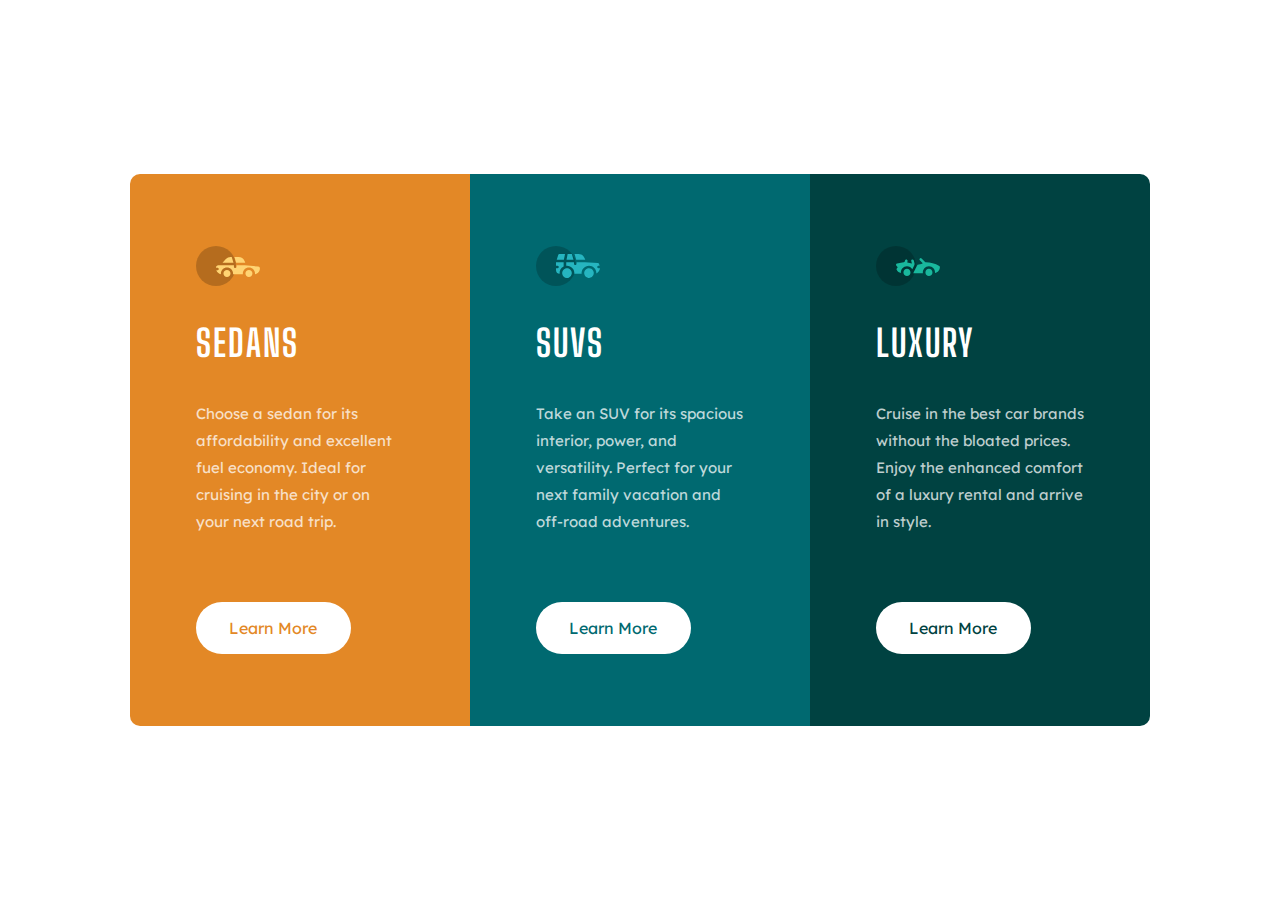
<file: column-card/index.html>
<!DOCTYPE html>
<html lang="en">
  <head>
    <meta charset="UTF-8" />
    <meta name="viewport" content="width=device-width, initial-scale=1.0" />
    <!-- displays site properly based on user's device -->

    <link
      rel="icon"
      type="image/png"
      sizes="32x32"
      href="./images/favicon-32x32.png"
    />
    <link rel="preconnect" href="https://fonts.googleapis.com" />
    <link rel="preconnect" href="https://fonts.gstatic.com" crossorigin />
    <link
      href="https://fonts.googleapis.com/css2?family=Lexend+Deca&display=swap"
      rel="stylesheet"
    />
    <link rel="preconnect" href="https://fonts.googleapis.com" />
    <link rel="preconnect" href="https://fonts.gstatic.com" crossorigin />
    <link
      href="https://fonts.googleapis.com/css2?family=Big+Shoulders+Display:wght@700&display=swap"
      rel="stylesheet"
    />
    <link rel="stylesheet" href="style.css" />

    <title>Frontend Mentor | 3-column preview card component</title>
  </head>
  <body>
    <div class="container">
      <div class="item sedans">
        <img src="./images/icon-sedans.svg" alt="" />
        <h2>SEDANS</h2>
        <p>
          Choose a sedan for its affordability and excellent fuel economy. Ideal
          for cruising in the city or on your next road trip.
        </p>
        <a href="#">Learn More</a>
      </div>
      <div class="item suvs">
        <img src="./images/icon-suvs.svg" alt="" />
        <h2>SUVS</h2>
        <p>
          Take an SUV for its spacious interior, power, and versatility. Perfect
          for your next family vacation and off-road adventures.
        </p>
        <a href="#">Learn More</a>
      </div>
      <div class="item luxury">
        <img src="./images/icon-luxury.svg" alt="" />
        <h2>LUXURY</h2>
        <p>
          Cruise in the best car brands without the bloated prices. Enjoy the
          enhanced comfort of a luxury rental and arrive in style.
        </p>
        <a href="#">Learn More</a>
      </div>
    </div>
  </body>
</html>
</file>
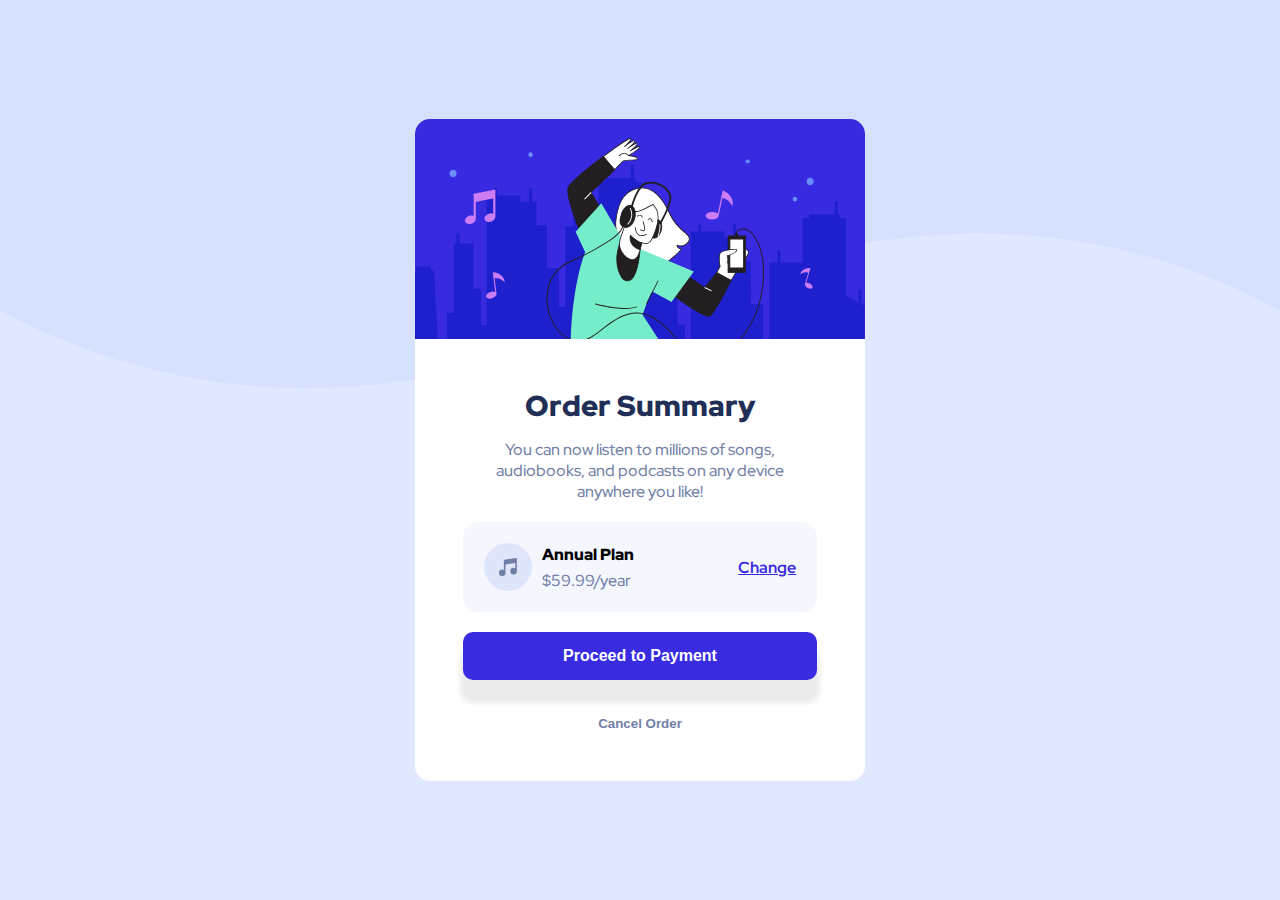
<file: order-summary-component-main/index.html>
<!DOCTYPE html>
<html lang="en">
  <head>
    <meta charset="UTF-8" />
    <meta name="viewport" content="width=device-width, initial-scale=1.0" />
    <!-- displays site properly based on user's device -->
    <link rel="preconnect" href="https://fonts.googleapis.com" />
    <link rel="preconnect" href="https://fonts.gstatic.com" crossorigin />
    <link
      href="https://fonts.googleapis.com/css2?family=Red+Hat+Display:wght@500;700;900&display=swap"
      rel="stylesheet"
    />

    <link
      rel="icon"
      type="image/png"
      sizes="32x32"
      href="./images/favicon-32x32.png"
    />
    <link rel="stylesheet" href="style.css" />
    <title>Frontend Mentor | Order summary card</title>
  </head>
  <body>
    <div class="container">
      <img class="hero-img" src="images/illustration-hero.svg" alt="" />
      <div class="inner-container">
        <h3>Order Summary</h3>
        <p>
          You can now listen to millions of songs, audiobooks, and podcasts on
          any device anywhere you like!
        </p>
        <div class="annual-container">
          <img src="images/icon-music.svg" alt="" />
          <div class="annual-plan">
            <h5>Annual Plan</h5>
            <span>$59.99/year</span>
          </div>
          <a href="#">Change</a>
        </div>
        <button class="button">Proceed to Payment</button>
        <button class="button-cancel">Cancel Order</button>
      </div>
    </div>
  </body>
</html>
</file>
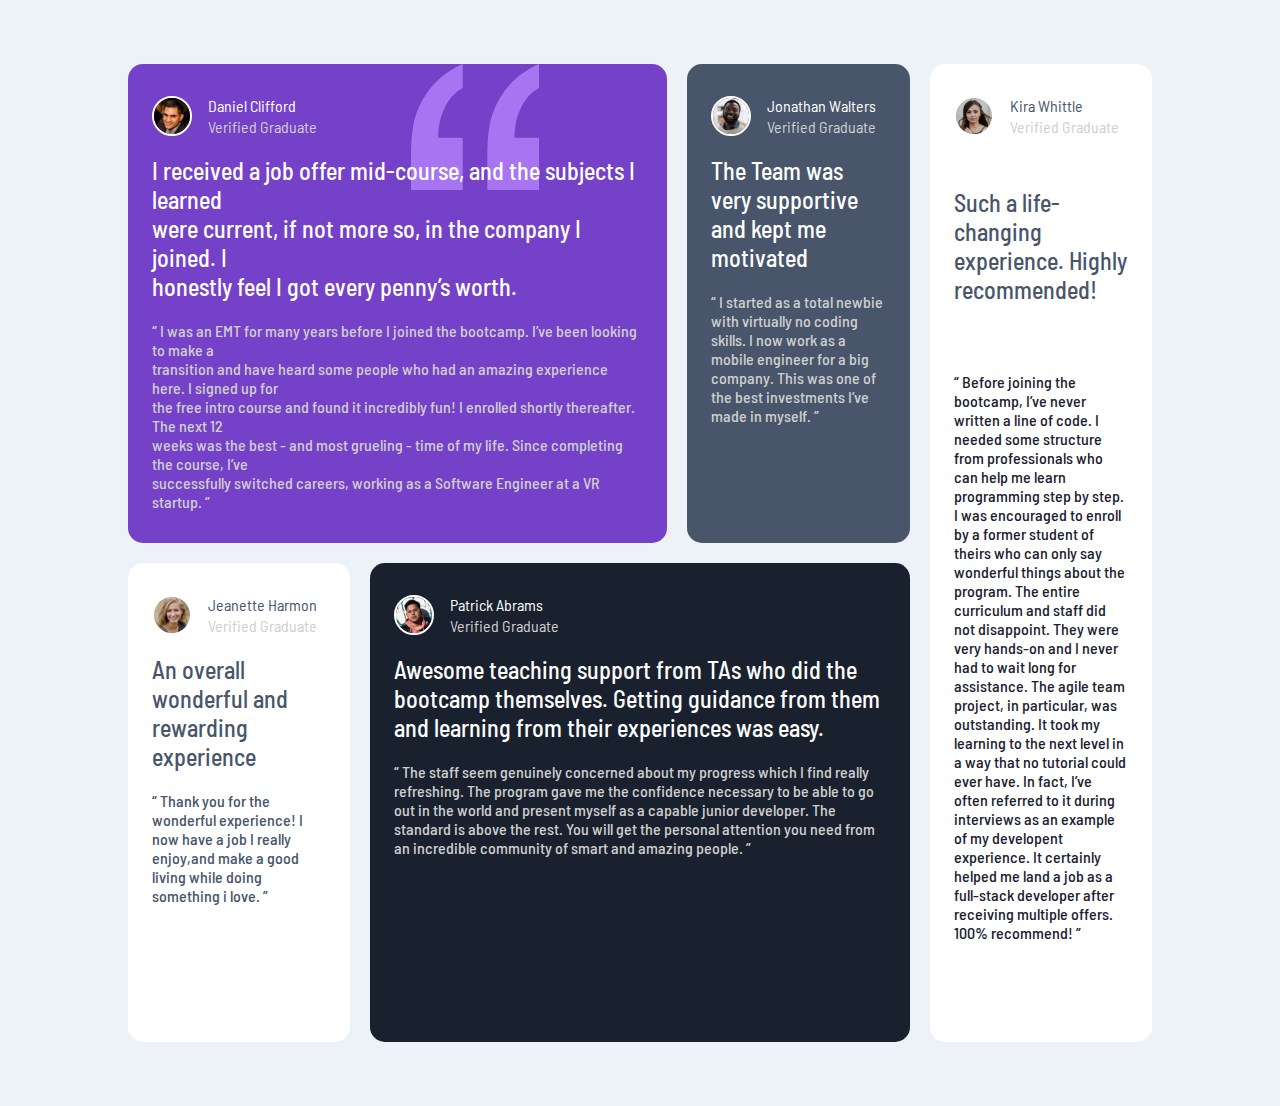
<file: testimonials-grid-section-main/index.html>
<!DOCTYPE html>
<html lang="en">
  <head>
    <meta charset="UTF-8" />
    <meta name="viewport" content="width=device-width, initial-scale=1.0" />
    <!-- displays site properly based on user's device -->

    <link
      rel="icon"
      type="image/png"
      sizes="32x32"
      href="./images/favicon-32x32.png"
    />
    <link rel="preconnect" href="https://fonts.googleapis.com" />
    <link rel="preconnect" href="https://fonts.gstatic.com" crossorigin />
    <link
      href="https://fonts.googleapis.com/css2?family=Barlow+Semi+Condensed:wght@500;600&family=Barlow:wght@600&display=swap"
      rel="stylesheet"
    />

    <title>Frontend Mentor | [Challenge Name Here]</title>
    <link rel="stylesheet" href="style.css" />
  </head>
  <body>
    <div class="grid-container">
      <div class="grid-item daniel">
        <div class="profile">
          <img class="profile-pic" src="images/image-daniel.jpg" alt="" />
          <div class="spans">
            <span class="name">Daniel Clifford</span>
            <span class="position">Verified Graduate</span>
          </div>
        </div>

        <h3>
          I received a job offer mid-course, and the subjects I learned <br />
          were current, if not more so, in the company I joined. I <br />
          honestly feel I got every penny’s worth.
        </h3>
        <p>
          “ I was an EMT for many years before I joined the bootcamp. I’ve been
          looking to make a <br />
          transition and have heard some people who had an amazing experience
          here. I signed up for <br />
          the free intro course and found it incredibly fun! I enrolled shortly
          thereafter. The next 12 <br />
          weeks was the best - and most grueling - time of my life. Since
          completing the course, I’ve <br />
          successfully switched careers, working as a Software Engineer at a VR
          startup. ”
        </p>
        <img class="pattern" src="images/bg-pattern-quotation.svg" alt="" />
      </div>
      <div class="grid-item jonathan">
        <div class="profile">
          <img class="profile-pic" src="images/image-jonathan.jpg" alt="" />
          <div class="spans">
            <span class="name">Jonathan Walters</span>
            <span class="position">Verified Graduate</span>
          </div>
        </div>
        <h3>The Team was very supportive and kept me motivated</h3>
        <p>
          “ I started as a total newbie with virtually no coding skills. I now
          work as a mobile engineer for a big company. This was one of the best
          investments I’ve made in myself. ”
        </p>
      </div>
      <div class="grid-item kira">
        <div class="profile">
          <img class="profile-pic" src="images/image-kira.jpg" alt="" />
          <div class="spans">
            <span class="name">Kira Whittle</span>
            <span class="position">Verified Graduate</span>
          </div>
        </div>
        <h3>Such a life-changing experience. Highly recommended!</h3>
        <p>
          “ Before joining the bootcamp, I’ve never written a line of code. I
          needed some structure from professionals who can help me learn
          programming step by step. I was encouraged to enroll by a former
          student of theirs who can only say wonderful things about the program.
          The entire curriculum and staff did not disappoint. They were very
          hands-on and I never had to wait long for assistance. The agile team
          project, in particular, was outstanding. It took my learning to the
          next level in a way that no tutorial could ever have. In fact, I’ve
          often referred to it during interviews as an example of my developent
          experience. It certainly helped me land a job as a full-stack
          developer after receiving multiple offers. 100% recommend! ”
        </p>
      </div>
      <div class="grid-item jeanette">
        <div class="profile">
          <img class="profile-pic" src="images/image-jeanette.jpg" alt="" />
          <div class="spans">
            <span class="name">Jeanette Harmon</span>
            <span class="position">Verified Graduate</span>
          </div>
        </div>
        <h3>An overall wonderful and rewarding experience</h3>
        <p>
          “ Thank you for the wonderful experience! I now have a job I really
          enjoy,and make a good living while doing something i love. ”
        </p>
      </div>
      <div class="grid-item patrick">
        <div class="profile">
          <img class="profile-pic" src="images/image-patrick.jpg" alt="" />
          <div class="spans">
            <span class="name">Patrick Abrams</span>
            <span class="position">Verified Graduate</span>
          </div>
        </div>
        <h3>
          Awesome teaching support from TAs who did the bootcamp themselves.
          Getting guidance from them and learning from their experiences was
          easy.
        </h3>
        <p>
          “ The staff seem genuinely concerned about my progress which I find
          really refreshing. The program gave me the confidence necessary to be
          able to go out in the world and present myself as a capable junior
          developer. The standard is above the rest. You will get the personal
          attention you need from an incredible community of smart and amazing
          people. ”
        </p>
      </div>
    </div>
  </body>
</html>
</file>
<file: column-card/style.css>
* {
  margin: 0;
  padding: 0;
}

body {
  height: 100vh;
  display: flex;
  justify-content: center;
  align-items: center;
  font-size: 15px;
}

.container {
  display: grid;
  grid-template-columns: 1fr 1fr 1fr;
  max-width: 1020px;
}

.item {
  padding: 4.5rem 4.1rem;
  font-family: 'Big Shoulders Display', cursive;
  display: flex;
  flex-direction: column;
  gap: 2.2rem;
}

.item img {
  max-width: 4rem;
}

.item h2 {
  font-size: 2.3rem;
  color: white;
  letter-spacing: 2px;
  font-weight: 500;
  font-family: 'Big Shoulders Display', cursive;
  font-weight: 700;
}

.item p {
  font-family: 'Lexend Deca', sans-serif;
  margin-bottom: 2rem;
  color: hsla(0, 0%, 100%, 0.75);
  line-height: 27px;
}

.item a {
  text-decoration: none;
  font-size: 1rem;
  background-color: white;
  align-self: flex-start;
  padding: 1rem 2.1rem;
  border-radius: 30px;
  font-family: 'Lexend Deca', sans-serif;
}

.item.sedans {
  background-color: hsl(31, 77%, 52%);
  border-top-left-radius: 10px;
  border-bottom-left-radius: 10px;
}

.item.sedans a {
  color: hsl(31, 77%, 52%);
}

.item.suvs {
  background-color: hsl(184, 100%, 22%);
}

.item.suvs a {
  color: hsl(184, 100%, 22%);
}

.item.luxury {
  background-color: hsl(179, 100%, 13%);
  border-top-right-radius: 10px;
  border-bottom-right-radius: 10px;
}

.item.luxury a {
  color: hsl(179, 100%, 13%);
}

@media only screen and (max-width: 900px) {
  body {
    height: 100%;
    padding: 5rem;
    font-size: 12px;
  }

  .item {
    padding: 1rem;
  }

  .item.sedans {
    border-bottom-left-radius: 0px;
    border-top-right-radius: 10px;
  }

  .item.luxury {
    border-top-right-radius: 0px;
    border-bottom-left-radius: 10px;
  }

  .item a {
    padding: 1rem;
  }

  .container {
    display: flex;
    flex-direction: column;
    align-items: center;
    justify-content: center;
  }
}
</file>
<file: order-summary-component-main/style.css>
* {
  padding: 0;
  margin: 0;
  box-sizing: border-box;
}

body {
  font-size: 16px;
  display: flex;
  justify-content: center;
  align-items: center;
  height: 100vh;
  background: url('./images/pattern-background-desktop.svg');
  background-repeat: no-repeat;
  background-size: contain;
  background-color: hsl(225, 100%, 94%);
  font-family: 'Red Hat Display', sans-serif;
  font-weight: 500;
}

.container {
  max-width: 450px;
}

.inner-container {
  background-color: #fff;
  border-bottom-left-radius: 15px;
  border-bottom-right-radius: 15px;
  margin-top: -5px;
  width: 100%;
  padding: 3em;
}

.container .hero-img {
  border-top-left-radius: 15px;
  border-top-right-radius: 15px;
  width: 100%;
}

.container h3 {
  font-size: 1.8rem;
  text-align: center;
  font-weight: 900;
  color: hsl(223, 47%, 23%);
  margin-bottom: 0.5em;
}

.container p {
  text-align: center;
  color: hsl(224, 23%, 55%);
}

.annual-container {
  display: flex;
  padding: 1.3em;
  background-color: hsl(225, 100%, 98%);
  border-radius: 15px;
  gap: 10px;
  align-items: center;
  margin: 20px 0;
}

.annual-plan {
  display: flex;
  flex-direction: column;
  gap: 5px;
}

.annual-plan h5 {
  font-weight: 900;
  font-size: 1rem;
}

.annual-plan span {
  color: hsl(224, 23%, 55%);
  font-weight: 500;
}

.annual-container a {
  margin-left: auto;
  font-weight: 700;
  color: hsl(245, 75%, 52%);
}

.annual-plan .annual-container a {
  margin-left: auto;
}

.button {
  display: block;
  width: 100%;
  padding: 15px;
  border-radius: 10px;
  background-color: #382be0;
  color: #fff;
  font-weight: 700;
  font-size: 1rem;
  border: none;
  box-shadow: 0px 20px 5px 3px rgba(0, 0, 0, 0.08);
  margin-bottom: 2em;
}

.button:hover {
  opacity: 0.9;
  cursor: pointer;
}

.button-cancel {
  background-color: #fff;
  border: none;
  width: 100%;
  font-weight: 900;
  color: hsl(224, 23%, 55%);
}

.button-cancel:hover {
  cursor: pointer;
}
</file>
<file: testimonials-grid-section-main/style.css>
* {
  margin: 0;
  padding: 0;
  box-sizing: border-box;
}

body {
  height: 100%;
  display: flex;
  padding: 4rem 8rem;
  align-items: center;
  justify-content: center;
  font-family: 'Barlow Semi Condensed', sans-serif;
  background-color: hsl(210, 46%, 95%);
}

p {
  font-weight: 500;
}

.grid-container {
  display: grid;
  grid-template-columns: 0.3fr 0.4fr 0.3fr 0.3fr;
  grid-template-rows: 1fr 1fr;
  grid-template-areas:
    'daniel daniel jonathan kira'
    'jeanette patrick patrick kira';
  grid-gap: 1rem;
  gap: 20px;
}

.daniel {
  grid-area: daniel;
}

.jonathan {
  grid-area: jonathan;
}
.kira {
  grid-area: kira;
}

.patrick {
  grid-area: patrick;
}

.grid-item {
  padding: 2em 1.5em;
  display: flex;
  flex-direction: column;
  border-radius: 15px;
  gap: 20px;
  position: relative;
  z-index: 1;
}

.grid-item.daniel {
  background-color: hsl(263, 55%, 52%);
}

.grid-item .profile {
  display: flex;
  gap: 1rem;
  align-self: flex-start;
}

.grid-item .profile-pic {
  max-width: 2.5rem;
  border-radius: 50%;
  border: 2px solid white;
}

.grid-item .spans {
  display: flex;
  flex-direction: column;
  gap: 2px;
}

.spans .name {
  color: white;
}

.spans .position {
  color: hsl(0, 0%, 81%);
}

.grid-item h3 {
  font-size: 1.5rem;
  color: white;
  font-weight: 500;
}

.grid-item p {
  color: hsl(0, 0%, 81%);
}

.pattern {
  position: absolute;
  width: 8rem;
  top: 0;
  right: 8rem;
  z-index: -1;
}

.grid-item.jonathan {
  background-color: hsl(217, 19%, 35%);
}

.grid-item.kira {
  background-color: white;
}

.kira p {
  color: hsl(219, 29%, 14%);
}

.kira .profile {
  margin-bottom: 2rem;
}

.kira .name {
  color: hsl(217, 19%, 35%);
}

.kira h3 {
  color: hsl(217, 19%, 35%);
  margin-bottom: 3rem;
}

.grid-item.jeanette {
  background-color: white;
  color: hsl(217, 19%, 35%);
}

.grid-item.jeanette h3 {
  color: hsl(217, 19%, 35%);
}
.grid-item.jeanette p {
  color: hsl(217, 19%, 35%);
}

.jeanette .name {
  color: hsl(217, 19%, 35%);
}

.grid-item.patrick {
  background-color: hsl(219, 29%, 14%);
}

@media only screen and (max-width: 1200px) {
  .grid-container {
    display: flex;
    flex-direction: column;
  }

  .grid-item {
    padding: 6rem;
  }

  .pattern {
    width: 6rem;
  }
}

@media only screen and (max-width: 600px) {
  .grid-container {
    display: flex;
    flex-direction: column;
  }

  .pattern {
    width: 3rem;
  }
}
</file>
